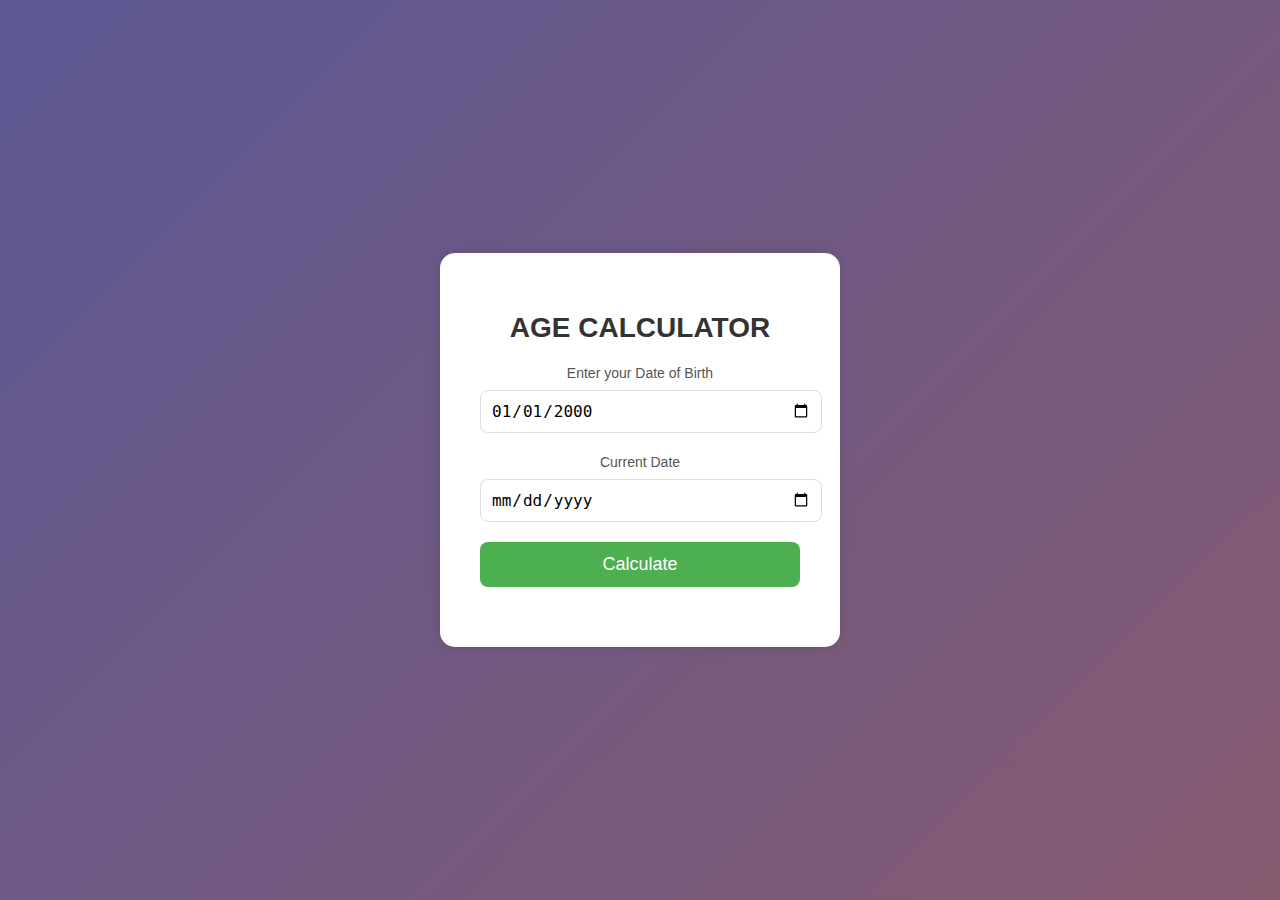
<file: Age Calculator/index.html>
<!DOCTYPE html>
<html lang="en">

<head>
    <meta charset="UTF-8">
    <meta name="viewport" content="width=device-width, initial-scale=1.0">
    <title>Age Calculator</title>
    <link rel="stylesheet" href="style.css">
</head>

<body>
    <div class="card">
        <header>
            <h1>AGE CALCULATOR</h1>
        </header>

        <div class="input-group">
            <label for="inputDob">Enter your Date of Birth</label><br>
            <input id="inputDob" type="date" value="2000-01-01">
        </div>

        <div class="input-group">
            <label for="cdate">Current Date</label><br>
            <input id="cdate" type="date">
        </div>

        <button type="button" onclick="getDOB()">Calculate</button>

        <div id="currentAge"></div>
    </div>

    <script src="script.js"></script>
</body>

</html>
</file>
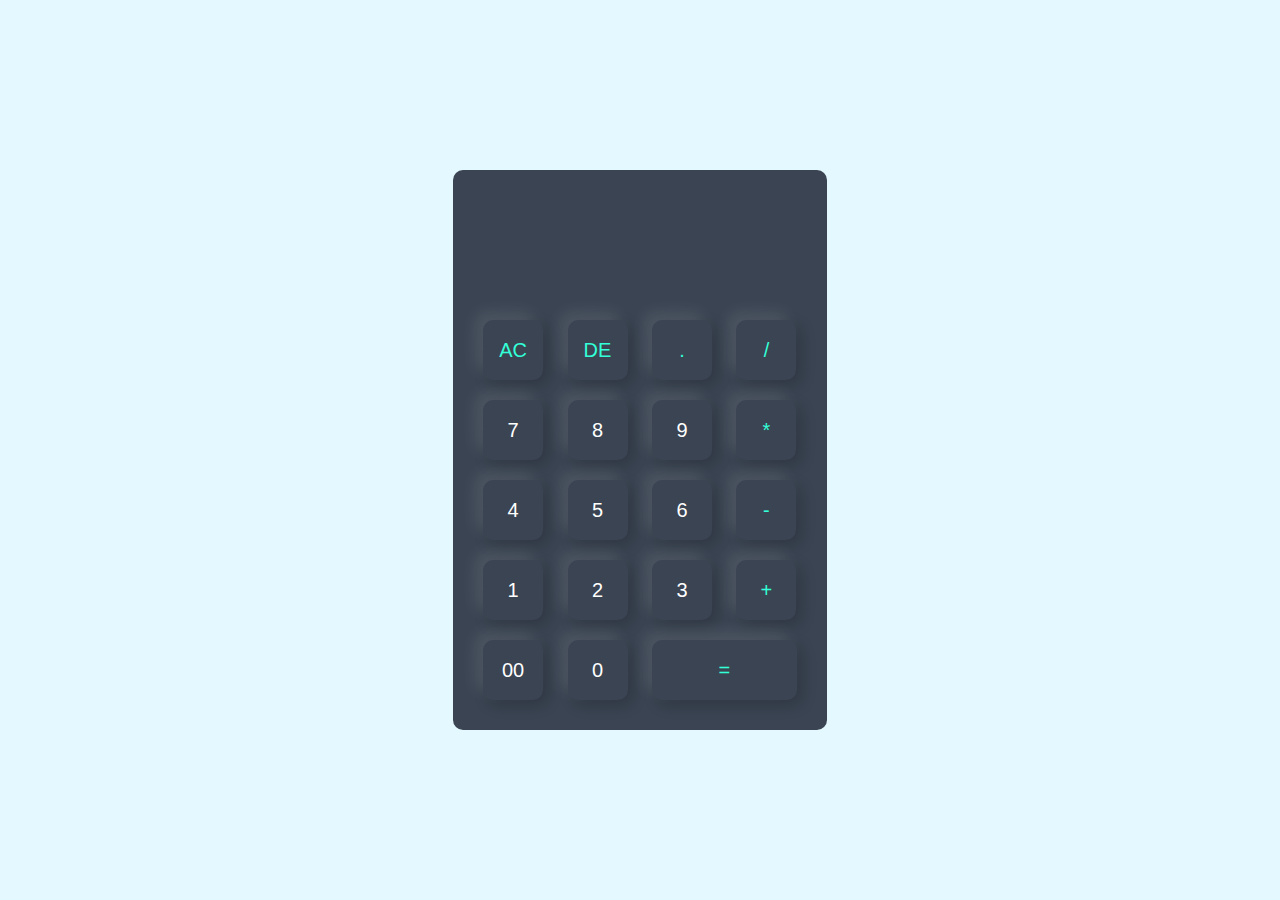
<file: calculator/index.html>
<!DOCTYPE html>
<html lang="en">
<head>
  <meta charset="UTF-8">
  <meta name="viewport" content="width=device-width, initial-scale=1.0">
  <title>calculator</title>
  <link rel="stylesheet" href="style.css">
</head>
<body>

  <div class="container">
    <div class="calculator">
      <form>
        <div class="display">
          <input type="text" name="display">
        </div>
        <div>
          <input type="button" value="AC" onclick="display.value = '' " class="operator">
          <input type="button" value="DE" onclick="display.value = display.value.toString().slice(0,-1)" class="operator">
          <input type="button" value="." onclick="display.value += '.' "  class="operator">
          <input type="button" value="/" onclick="display.value += '/' "  class="operator">
        </div>
        <div>
          <input type="button" value="7" onclick="display.value += '7' ">
          <input type="button" value="8" onclick="display.value += '8' ">
          <input type="button" value="9" onclick="display.value += '9' ">
          <input type="button" value="*" onclick="display.value += '*' " class="operator">
        </div>
        <div>
          <input type="button" value="4" onclick="display.value += '4' ">
          <input type="button" value="5" onclick="display.value += '5' ">
          <input type="button" value="6" onclick="display.value += '6' ">
          <input type="button" value="-" onclick="display.value += '-' " class="operator">
        </div>
        <div>
          <input type="button" value="1" onclick="display.value += '1' ">
          <input type="button" value="2" onclick="display.value += '2' ">
          <input type="button" value="3" onclick="display.value += '3' ">
          <input type="button" value="+" onclick="display.value += '+' " class="operator">
        </div>
        <div>
          <input type="button" value="00" onclick="display.value += '00' ">
          <input type="button" value="0" onclick="display.value += '0' ">
          <input type="button" value="=" onclick="display.value = eval(display.value)" class="equal operator">
        </div>
      </form>
    </div>
  </div>
  
</body>
</html>
</file>
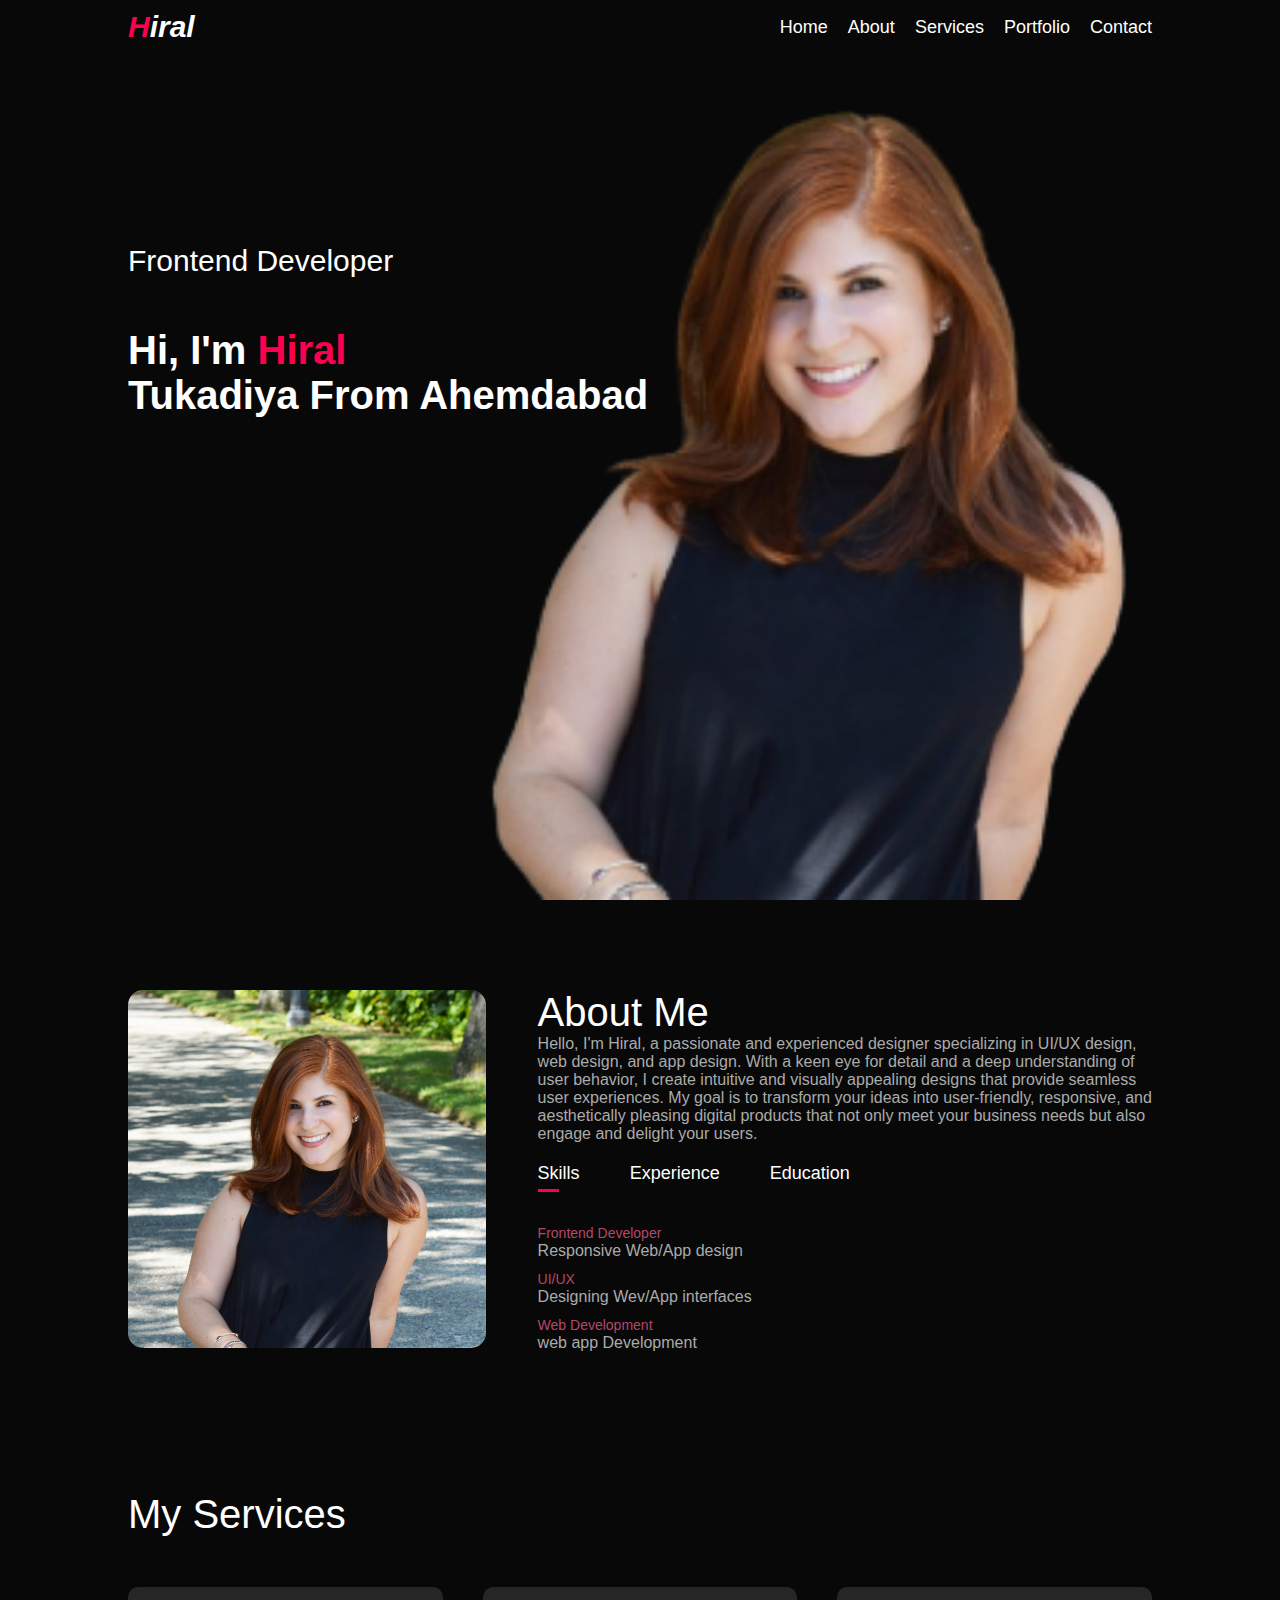
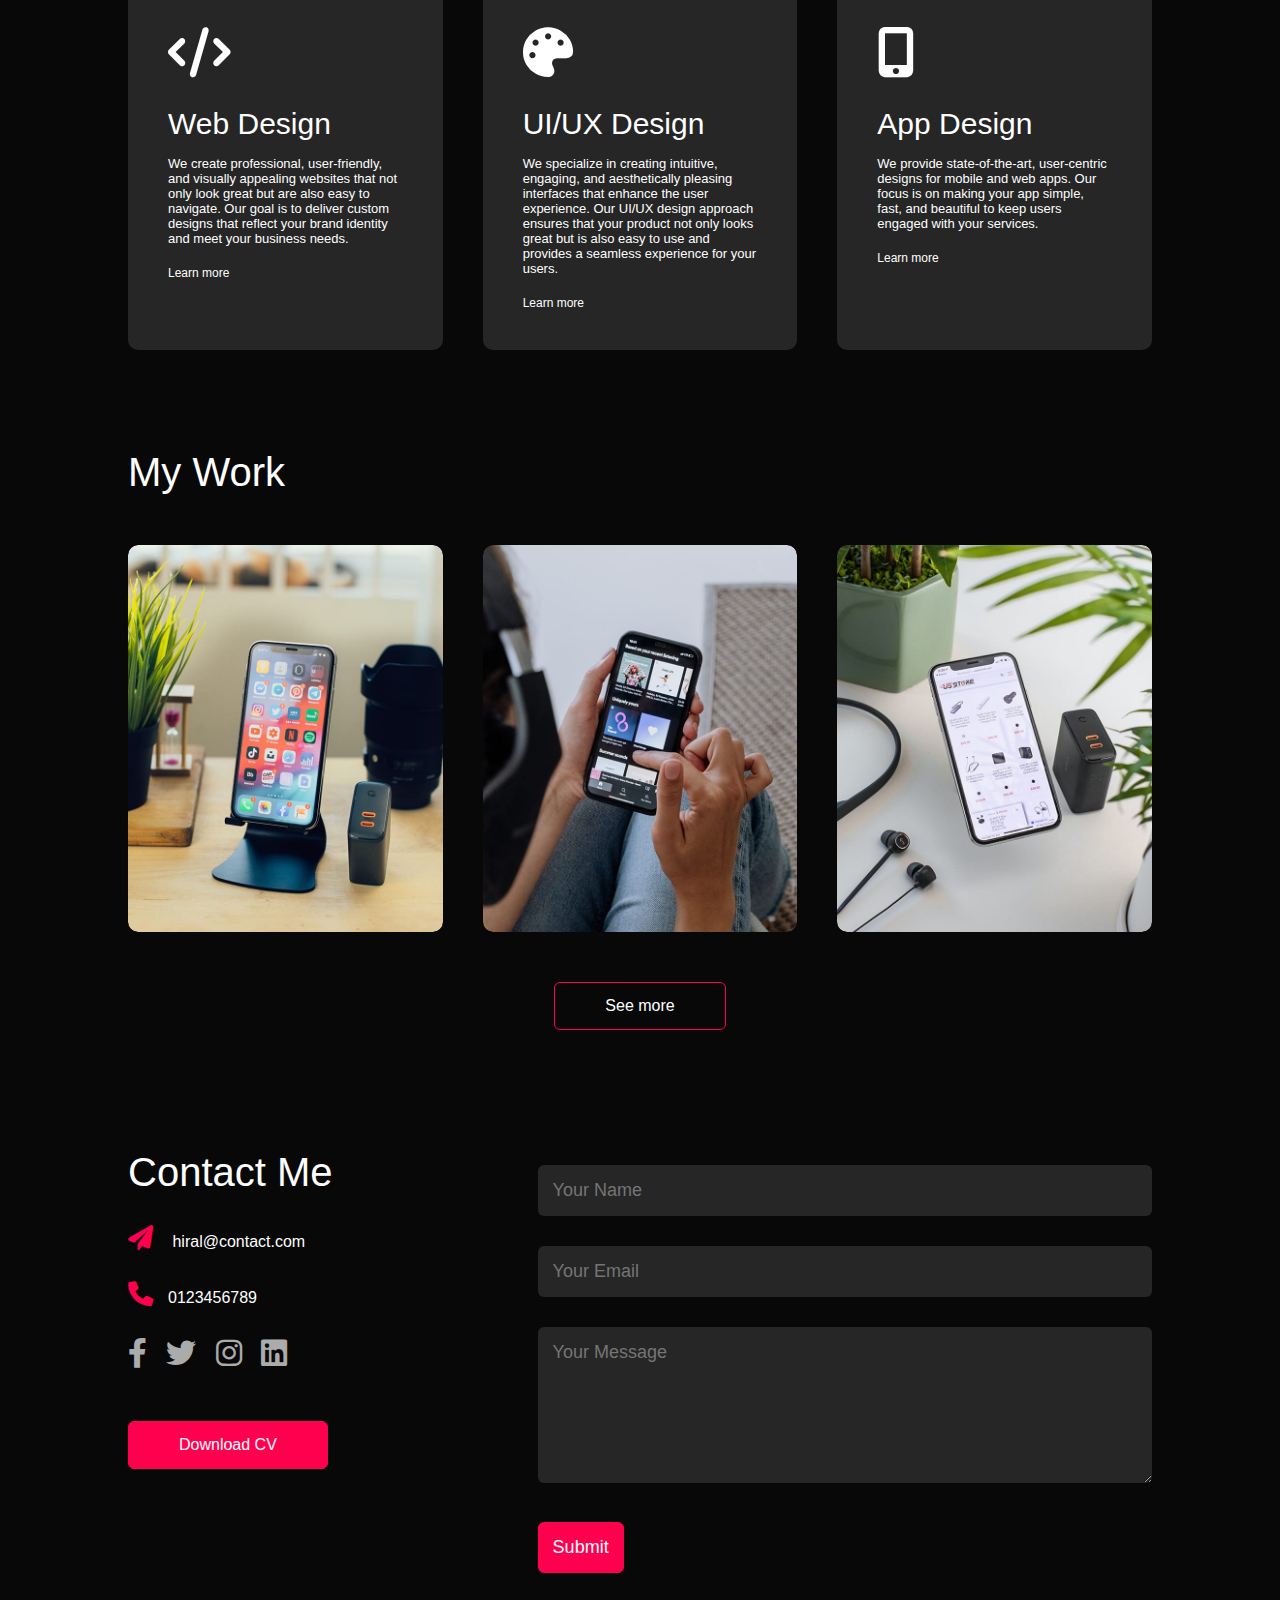
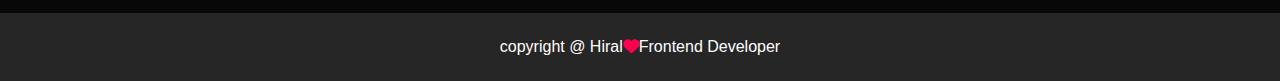
<file: HIRAL PORTFOLIO/index.html>
<!DOCTYPE html>
<html lang="en">
<head>
    <meta charset="UTF-8">
    <meta name="viewport" content="width=device-width, initial-scale=1.0">
    <title>Personal Portfolio Website</title>
    <link rel="stylesheet" href="style.css">
    <link href="https://cdnjs.cloudflare.com/ajax/libs/font-awesome/6.0.0-beta3/css/all.min.css" rel="stylesheet">
    <link href="https://cdnjs.cloudflare.com/ajax/libs/font-awesome/6.0.0-beta3/css/all.min.css" rel="stylesheet">


</head>
<body>
    <div id="header">
        <div class="container">
            <nav>
                <div class="logo">H<span>iral</span></div>
                <ul class="menu">
                    <li><a href="#header">Home</a></li>
                    <li><a href="#about">About</a></li>
                    <li><a href="#services">Services</a></li>
                    <li><a href="#portfolio">Portfolio</a></li>
                    <li><a href="#contact">Contact</a></li>
                    <i class="fas fa-times" onclick="closemenu()"></i> <!-- Close Icon -->
                </ul>
                <i class="fas fa-bars" onclick="openmenu()"></i> <!-- Menu Icon -->
            </nav>
            <div class="header-text">
                <p> Frontend Developer</p>
                <h1>Hi, I'm<span> Hiral</span> <br>Tukadiya From Ahemdabad</h1>

            </div>
        </div>
    </div>
    <div>
   <!----------------about----------------->     
        <div id="about">
            <div class="container">
                <div class="row">
                    <div class="about-col-1">
                        <img src="images/image.jpg2.jpg">
                    </div>
                    <div class="about-col-2">
                        <h1 class="sub-title">About Me</h1>
                        <p>Hello, I'm Hiral, a passionate and experienced designer specializing in UI/UX design, web design, and app design. With a keen eye for detail and a deep understanding of user behavior, I create intuitive and visually appealing designs that provide seamless user experiences. My goal is to transform your ideas into user-friendly, responsive, and aesthetically pleasing digital products that not only meet your business needs but also engage and delight your users.</p>

                        <div class="tab-titles">
                            <p class="tab-links active-link" onclick="opentab('skills')">Skills</p>
                            <p class="tab-links" onclick="opentab('experience')">Experience</p>
                            <p class="tab-links" onclick="opentab('education')">Education</p>
                        </div>

                        <div class="tab-contents active-tab" id="skills">
                            <ul>
                                <li><span>Frontend Developer</span><br>Responsive Web/App design</li>
                                <li><span>UI/UX</span><br>Designing Wev/App interfaces</li>
                                <li><span>Web Development</span><br>web app Development</li>
                            </ul>
                        </div>
                        <div class="tab-contents" id="experience">
                            <ul>
                                <li><span>2022 - Current</span><br>Frontend Developer at Inheritx Solutions Pvt Ltd</li>
                                <li><span>2021 - 2022</span><br>Frontend Executive at coin Digital Ltd.</li>
                                <li><span>2021 - 2021</span><br>Internship at ekart eCommerce.</li>
                            </ul>
                        </div>
                        <div class="tab-contents" id="education">
                            <ul>
                                <li><span>2025</span><br>MCA from Ahemdabad</li>
                                <li><span>2023</span><br>BCA from Porbandar</li>
                                <li><span>2020</span><br>12th from Porbandar</li>
                            </ul>
                        </div>
                    </div>
                </div>
            </div>
        </div>
    </div>
    <!-- -------------------services------------------ -->
     <div id="services">
        <div class="container">
            <h1 class="sub-title">My Services</h1>
            <div class="services-list">
                <div>
                    <i class="fas fa-code"></i>

                    <h2>Web Design</h2>
                    <p>We create professional, user-friendly, and visually appealing websites that not only look great but are also easy to navigate. Our goal is to deliver custom designs that reflect your brand identity and meet your business needs.</p>
                    <a href="#">Learn more</a>
                </div>
                <div>
                    <i class="fas fa-palette"></i>

                    <h2>UI/UX Design</h2>
                    <p>We specialize in creating intuitive, engaging, and aesthetically pleasing interfaces that enhance the user experience. Our UI/UX design approach ensures that your product not only looks great but is also easy to use and provides a seamless experience for your users.</p>
                    <a href="#">Learn more</a>
                </div>
                <div>
                    <i class="fas fa-mobile-alt"></i>

                    <h2>App Design</h2>
                    <p>We provide state-of-the-art, user-centric designs for mobile and web apps. Our focus is on making your app simple, fast, and beautiful to keep users engaged with your services.</p>
                    <a href="#">Learn more</a>
                </div>
            </div>

        </div>
     </div>
     <!---------------------portfolio------------------->
     <div id="portfolio">
        <div class="container">
            <h1 class="sub-title">My Work</h1>
            <div class="work-list">
                <div class="work">
                    <img src="images/image1.jpg">
                    <div class="layer">
                        <h3>Social Media App</h3>
                        <p>The app connectes you to the talented prople around the wold.Dowload it from play store.</p>
                        <a href="#"><i class="fas fa-link"></i> <!-- Link Icon -->
                        </a>
                    </div>
                </div>
                <div class="work">
                    <img src="images/image2.jpg">
                    <div class="layer">
                        <h3>Music App</h3>
                        <p>The app connectes you to the talented prople around the wold.Dowload it from play store.</p>
                        <a href="#"><i class="fas fa-link"></i> <!-- Link Icon -->
                        </a>
                    </div>
                </div>
                <div class="work">
                    <img src="images/image3.jpg">
                    <div class="layer">
                        <h3>Online Shopping App</h3>
                        <p>The app connectes you to the talented prople around the wold.Dowload it from play store.</p>
                        <a href="#"><i class="fas fa-link"></i> <!-- Link Icon -->
                        </a>
                    </div>
                </div>
            </div>
            <a href="#" class="btn">See more</a>
        </div>
     </div>
     <!--------------contact----------------->
     <div id="Contact">
        <div class="container">
            <div class="row">
                <div class="contact-left">
                    <h1 class="sub-title">Contact Me</h1>
                    <p><i class="fas fa-paper-plane"></i> hiral@contact.com</p>
                    <p><i class="fas fa-phone"></i>0123456789</p>
                    <div class="social-icons">
                        <a href=""><i class="fab fa-facebook-f"></i> <!-- Facebook Icon --></a>
                        <a href=""><i class="fab fa-twitter"></i> <!-- Twitter Icon --> </a>
                        <a href=""><i class="fab fa-instagram"></i> <!-- Instagram Icon --></a>
                        <a href=""><i class="fab fa-linkedin"></i> <!-- LinkedIn Icon --></a>
                    </div>
                    <a href="images/my-cv.pdf" Download class="btn btn2">Download CV</a>
                </div>
                <div class="contact-right">
                    <form name="submit-to-google-sheet">
                        <input type="text" name="Name" placeholder="Your Name" required>
                        <input type="email" name="Email" placeholder="Your Email" required>
                        <textarea name="Message" rows="6" placeholder="Your Message"></textarea>
                        <button type="submit" class="btn btn2">Submit</button>
                    </form>
                    <span id="msg"></span>
                </div>
            </div>
        </div>
        <div class="copyright">
            <p>copyright @ Hiral<i class="fas fa-heart"></i>Frontend Developer</p>
        </div>
     </div>

    <script src="script.js"></script>
</body>
</html>
</file>
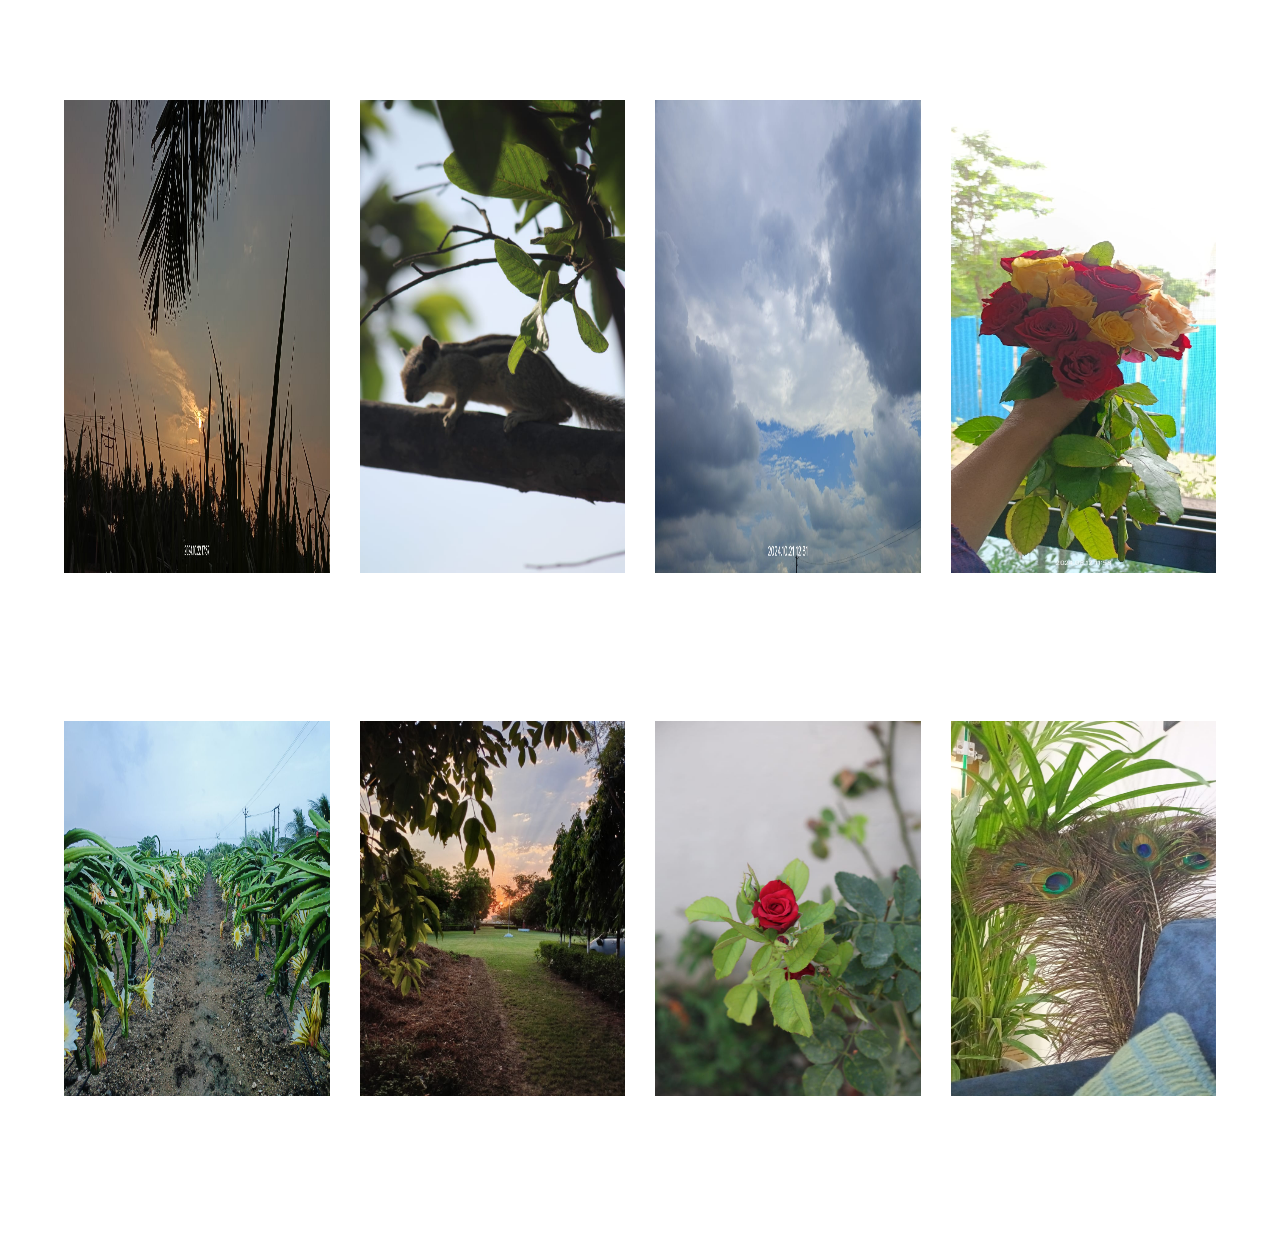
<file: image  collection/index.html>
<!DOCTYPE html>
<html lang="en">
<head>
    <meta charset="UTF-8">
    <meta name="viewport" content="width=device-width, initial-scale=1.0">
    <title>Image Gallery</title>
    <link rel="stylesheet" href="style.css">
</head>
<body>

    <div class="full-img" id="fullImgBox">
        <img src="image/image1.jpg" id="fullImg">
        <span onclick="closeFullImg()">X</span>

    </div>

    <div class="img-gallery">
        <img src="image/image9.jpg" onclick="openFullImg(this.src)">
        <img src="image/image10.jpg" onclick="openFullImg(this.src)">
        <img src="image/image11.jpg" onclick="openFullImg(this.src)">
        <img src="image/image12.jpg" onclick="openFullImg(this.src)">
        <img src="image/image13.jpg" onclick="openFullImg(this.src)">
        <img src="image/image14.jpg" onclick="openFullImg(this.src)">
        <img src="image/image15.jpg" onclick="openFullImg(this.src)">
        <img src="image/image16.jpg" onclick="openFullImg(this.src)">
    </div>

    <script>

        var fullImgBox = document.getElementById("fullImgBox");
        var fullImg = document.getElementById("fullImg");

        function openFullImg(pic){
            fullImgBox.style.display = "flex";
            fullImg.src= pic;
        }

        function closeFullImg(){
            fullImgBox.style.display = "none";
        }
    </script>
    
</body>
</html>
</file>
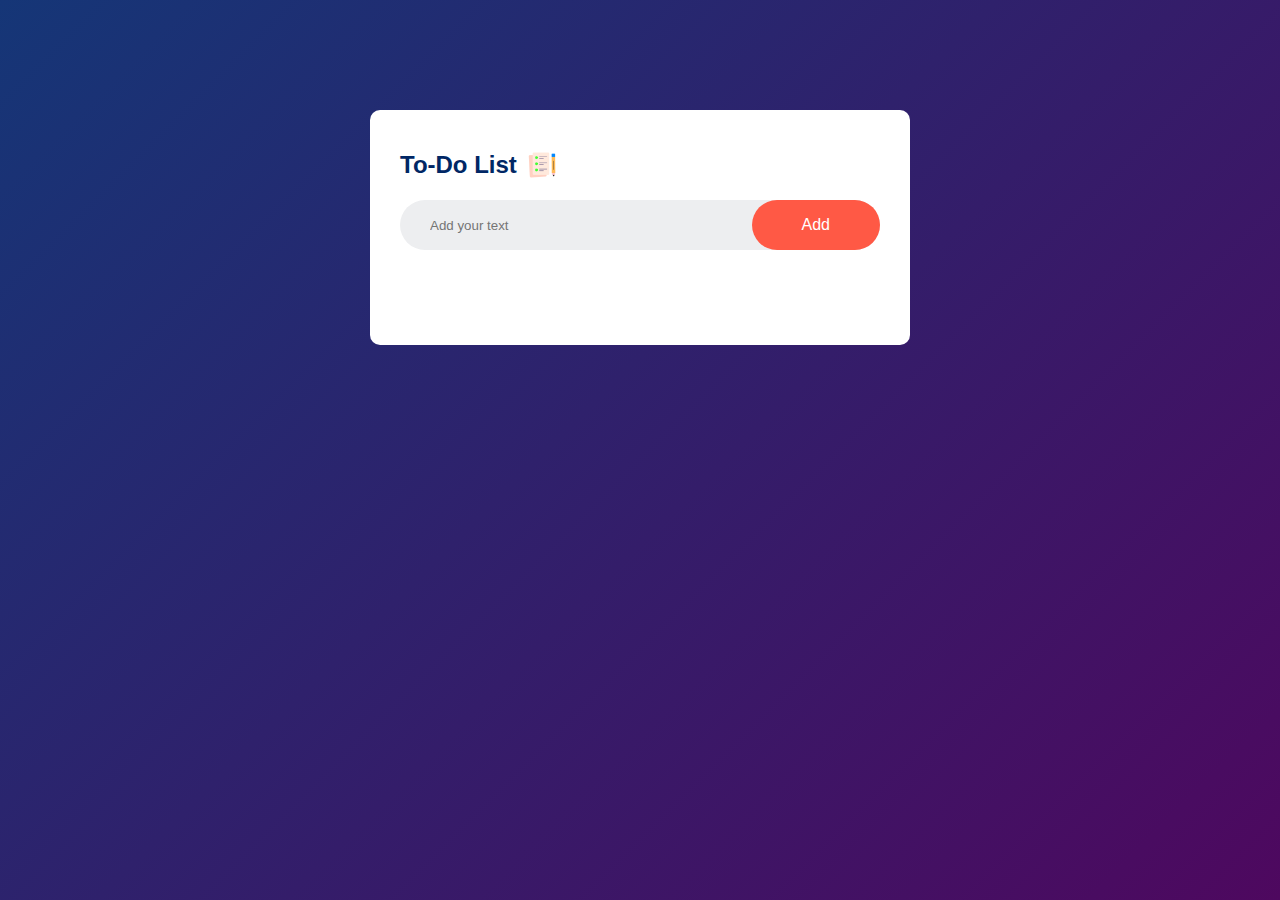
<file: TO-DO-LIST/index.html>
<!DOCTYPE html>
<html lang="en">
<head>
    <meta charset="UTF-8">
    <meta name="viewport" content="width=device-width, initial-scale=1.0">
    <title>To-Do List App</title>
    <link rel="stylesheet" href="style.css">
</head>
<body>
    <div class="container">
        <div class="todo-app">
            <h2>To-Do List <img src="images/icon.png" alt="icon"></h2>
            <div class="row">
                <input type="text" id="input-box" placeholder="Add your text">
                <button onclick="addTask()">Add</button>
            </div>
            <ul id="List-Container"></ul>
        </div>
    </div>
    <script src="script.js"></script> 
</body>
</html>
</file>
<file: Age Calculator/style.css>
/* General Body Styles */
body {
    font-family: 'Arial', sans-serif;
    background: linear-gradient(135deg, #5c5894, #865b70);
    margin: 0;
    padding: 0;
    display: flex;
    justify-content: center;
    align-items: center;
    height: 100vh;
}

/* Card Container */
.card {
    background-color: #fff;
    padding: 40px;
    border-radius: 15px;
    box-shadow: 0px 0px 15px rgba(0, 0, 0, 0.1);
    width: 320px;
    text-align: center;
}

/* Header Styles */
header h1 {
    font-size: 28px;
    color: #333;
    margin-bottom: 20px;
}

/* Input Group Styles */
.input-group {
    margin-bottom: 20px;
}

label {
    font-size: 14px;
    color: #555;
}

/* Input Fields */
input[type="date"] {
    width: 100%;
    padding: 10px;
    margin-top: 8px;
    border-radius: 8px;
    border: 1px solid #ddd;
    font-size: 16px;
}

/* Button Styles */
button {
    width: 100%;
    padding: 12px;
    background-color: #4CAF50;
    border: none;
    border-radius: 8px;
    font-size: 18px;
    color: white;
    cursor: pointer;
    transition: background-color 0.3s;
}

button:hover {
    background-color: #45a049;
}

/* Result Section */
#currentAge {
    margin-top: 20px;
    font-size: 18px;
    color: #333;
}
</file>
<file: calculator/style.css>
*{
  margin: 0;
  padding: 0;
  font-family: 'poppins', sans-serif;
  box-sizing: border-box;
}

.container{
  width: 100%;
  height: 100vh;
  background: #e3f9ff;
  display: flex;
  align-items: center;
  justify-content: center;
}

.calculator{
  background: #3a4452;
  padding: 20px;
  border-radius: 10px;
}

.calculator form input{
  border: 0;
  outline: 0;
  width: 60px;
  height: 60px;
  border-radius: 10px;
  box-shadow: -8px -8px 15px rgba(255, 255, 255, 0.1),5px 5px 15px rgba(0, 0, 0, 0.2);
  background: transparent;
  font-size: 20px;
  color: #fff;
  cursor: pointer;
  margin: 10px;
}

form .display{
  display: flex;
  justify-content: flex-end;
  margin: 20px 0;
}

form .display input{
  text-align: right;
  flex: 1;
  font-size: 45px;
  box-shadow: none;
}

form input.equal{
  width: 145px;
}

form input.operator{
  color: #33ffd8;
}
</file>
<file: image  collection/style.css>
*{
    margin: 0;
    padding: 0;
    font-family: sans-serif;
}

body{
    background: #fff;
}

.img-gallery{
    width: 90%;
    margin: 100px auto 70px;
    display: grid;
    grid-template-columns: repeat(auto-fit,minmax(250px,1fr));
    grid-gap: 30px;
}

.img-gallery img{
    width: 100%;
    height: 80%;
    cursor: pointer;
}

.img-gallery img:hover{
    transform: scale(0.8) rotate(-15deg);
    border-radius: 20px;
    box-shadow: 0 32px 75px rgba(68,77,136,0.2);

}

.full-img{
    width: 100%;
    height: 100vh;
    background: rgba(0,0,0,0.9);
    position: fixed;
    top: 0;
    left: 0;
    display: none;
    align-items: center;
    justify-content: center;
    z-index: 100;
}

.full-img img{
    width: 90%;
    max-width: 500px;
}

.full-img span{
    position: absolute;
    top: 5%;
    right: 5%;
    font-size: 30px;
    color: #fff;
    cursor: pointer;
}
</file>
<file: TO-DO-LIST/style.css>
*{
    margin: 0;
    padding: 0;
    font-family: 'Poppins', sans-serif;
    box-sizing: border-box;
}
.container{
    width: 100%;
    min-height: 100vh;
    background: linear-gradient(135deg,#153677, #4e085f);
    padding: 10px;
}
.todo-app{
    width: 100%;
    max-width: 540px;
    background: #fff;
    margin: 100px auto 20px;
    padding: 40px 30px 70px;
    border-radius: 10px;
}
.todo-app h2{
    color: #002765;
    display: flex;
    align-items: center;
    margin-bottom: 20px;
}
.todo-app h2 img{
    width: 30px;
    margin-left: 10px;
}
.row{
    display: flex;
    align-items: center;
    justify-content: space-between;
    background: #edeef0;
    border-radius: 30px;
    padding-left: 20px;
    margin-bottom: 25px;
}
input{
    flex: 1;
    border: none;
    outline: none;
    background: transparent;
    padding: 10px;
}
button{
    border: none;
    outline: none;
    padding: 16px 50px;
    background: #ff5945;
    color:#fff;
    font-size: 16px;
    cursor: pointer;
    border-radius: 40px;
}
ul li{
    list-style: none;
    font-size: 17px;
    padding: 12px 18px 12px 50px;
    user-select: none;
    cursor: pointer;
    position: relative;
}
ul li::before{
    content: '';
    position: absolute;
    height: 28px;
    width: 28px;
    border-radius: 50%;
    background-image: url(images/unchecked.png);
    background-size: cover;
    background-position: center;
    top: 12px;
    left: 8px;
}
ul li.checked{
    color: #555;
    text-decoration: line-through;
}
ul li.checked::before{
    background-image: url(images/checked.png);
}
ul li span{
    position: absolute;
    top: 5px;
    width: 40px;
    height: 40px;
    font-size: 22px;
    color: #00aaff;
    line-height: 40px;
    text-align: center;
    border-radius: 50%;
}
ul li span.edit-btn{
    right: 80px;
    color: #00aaff;
}
ul li span:hover{
    background: #edeef0;
}
ul li span.delete-btn{
    right: 0;
}
</file>
<file: HIRAL PORTFOLIO/style.css>
/* Reset and Base Styles */
* {
    margin: 0;
    padding: 0;
    font-family: 'Poppins', sans-serif;
    box-sizing: border-box;
}
html{
    scroll-behavior: smooth;
}

body {
    background: #080808;
    color: #fff;
}

#header {
    width: 100%;
    height: 100vh;
    background-image: url(images/images.png);
    background-size: contain;
    background-position: right 10px center;
    background-repeat: no-repeat;
}

.logo {
    font-size: 30px;
    font-weight: bold;
    color: #ff004f;
    font-style: oblique;
}

.logo span{
    color: #fff;
}

.container {
    padding: 10px 10%;
}

nav {
    display: flex;
    align-items: center;
    justify-content: space-between; /* Logo left, menu items right */
}

.menu {
    display: flex;
    list-style: none;
}

.menu li {
    margin-left: 20px; /* Space between menu items */
    position: relative; /* Required for pseudo-element positioning */
}

.menu li a {
    color: #fff;
    text-decoration: none;
    font-size: 18px;
    transition: color 0.3s;
    position: relative; /* For the pseudo-element */
}

.menu li a:hover {
    color: #ffb5b5; /* Add hover effect */
}

.menu li a::after {
    content: ''; /* Create the underline effect */
    width: 0; /* Initially hidden */
    height: 3px; /* Thickness of underline */
    background: #ff004f; /* Underline color */
    position: absolute;
    left: 0;
    bottom: -6px; /* Adjust distance below the text */
    transition: width 0.5s ease; /* Smooth animation for width */
}

.menu li a:hover::after {
    width: 100%; /* Expand underline to full width on hover */
}

.header-text{
    margin-top: 20px;
    font-size: 30px;

}

.header-text h1{
    font-size: 40px;
    margin-top: 50px;
}
 
.header-text p{
    font-size: 30px;
    margin-top: 200px; 
    margin-bottom: 10px;
}

.header-text h1 span{
    color: #ff004f;
}
/*=======about=====*/
#about{
    padding: 80px 0;
    color: #ababab;
}

.row{
    display: flex;
    justify-content: space-between;
    flex-wrap: wrap;
}

.about-col-1{
    flex-basis: 35%;
}

.about-col-1 img{
    width: 100%;
    border-radius: 15px;
}

.about-col-2{
    flex-basis: 60%;
}

.sub-title{
    font-size: 40px;
    font-weight: 500;
    color: #fff;
}

.tab-titles{
    font-size: 40px;
    font-weight: 500;
    color: #fff;

}

.tab-titles{
    display: flex;
    margin: 20px 0 40px;
}

.tab-links{
    margin-right: 50px;
    font-size: 18px;
    font-weight: 500;
    cursor: pointer;
    position: relative;
}

.tab-links::after{
    content: '';
    width: 0;
    height: 3px;
    background: #ff004f;
    position: absolute;
    left: 0;
    bottom: -8px;
    transition: 0.5s;
}

.tab-links.active-link::after{
    width: 50%;
}

.tab-contents ul li{
    list-style: none;
    margin: 10px 0;
}

.tab-contents ul li span{
    color: #b54769;
    font-size: 14px;
}

.tab-contents{
    display: none;
}

.tab-contents.active-tab{
    display: block;
}

/*----------------services-------------*/
#services{
    padding: 30px 0;
}

.services-list{
    display: grid;
    grid-template-columns: repeat(auto-fit,minmax(250px,1fr));
    grid-gap: 40px;
    margin-top: 50px;
}

.services-list div{
    background: #262626;
    padding: 40px;
    font-size: 13px;
    font-weight: 300;
    border-radius: 10px;
    transition: background 0.5s; 
    transition: transform 0.5s;
}

.services-list div i{
    font-size: 50px;
    margin-bottom: 30px;
}

.services-list div  h2{
    font-size: 30px;
    font-weight: 500;
    margin-bottom: 15px;
}

.services-list div a{
    text-decoration: none;
    color: #fff;
    font-size: 12px;
    margin-top: 20px;
    display: inline-block;
}

.services-list div:hover{
    background: #ff004f;
    transform: translateY(-10px);
}

/*----------------portfolio------------*/

#portfolio{
    padding: 50px 0;
}

.work-list{
    display: grid;
    grid-template-columns: repeat(auto-fit,minmax(250px,1fr));
    grid-gap: 40px;
    margin-top: 50px;
}

.work{
    border-radius: 10px;
    position: relative;
    overflow: hidden;
}

.work img{
    width: 100%;
    border-radius: 10px;
    display: block;
    transition: transfrom 0.5s;
}

.layer{
    width: 100%;
    height: 0;
    background: linear-gradient(rgba(0,0,0,0.6),#ff004f);
    border-radius: 10px;
    position: absolute;
    left: 0;
    bottom: 0;
    overflow: hidden;
    display: flex;
    align-items: center;
    justify-content: center;
    flex-direction: column;
    padding: 0 40px;
    text-align: center;
    font-size: 14px;
    transition: height 0.5s;
}

.layer h3{
    font-weight: 500;
    margin-bottom: 20px;
}

.layer a{
    margin-top: 20px;
    color: #ff004f;
    text-decoration: none;
    font-size: 18px;
    line-height: 60px;
    background: #fff;
    width: 60px;
    height: 60px;
    border-radius: 50%;
    text-align: center;
}

.work:hover img{
    transform: scale(1.1);
}

.work:hover .layer{
    height: 100%;
}

.btn{
    display: block;
    margin: 50px auto;
    width: fit-content;
    border: 1px solid #ff004f;
    padding: 14px 50px;
    border-radius: 6px;
    text-decoration: none;
    color: #fff;
    transition: background 0.5s;
}

.btn:hover{
    background: #ff004f;
}

/*--------------------contact-----------------*/

.contact-left{
    flex-basis: 35%;
}

.contact-right{
    flex-basis: 60%;
}

.contact-left p{
    margin-top: 30px;
}

.contact-left p i{
    color: #ff004f;
    margin-right: 15px;
    font-size: 25px;
}

.social-icons a{
    text-decoration: none;
    font-size: 30px;
    margin-right: 15px;
    color: #ababab;
    display: inline-block;
    transition: transfrom 0.5s;
    margin-top: 30px;
}

.social-icons a:hover{
    color: #ff004f;
    transform: translateY(-5px);
}

.btn.btn2{
    display: inline-block;
    background: #ff004f;
}

.contact-right form{
    width: 100%;
}

form input, form textarea{
    width: 100%;
    border: 0;
    outline: none;
    background: #262626;
    padding: 15px;
    margin: 15px 0;
    color: #fff;
    font-size: 18px;
    border-radius: 6px;
}

form .btn2{
    padding: 14px;
    font-size: 18px;
    margin-top: 20px;
    cursor: pointer;
}

.copyright{
    width: 100%;
    text-align: center;
    padding: 25px 0;
    background: #262626;
    font-weight: 300;
    margin-top: 20px;
}

.copyright i{
    color: #ff004f;
}

/*------------css for small screens-------------*/

nav .fas{
    display: none;
}
@media only screen and (max-width: 600px){
    #header{
        background-image: url(images/images.png);
    } 
    .header-text{
        margin-top: 100%;
        font-size: 16px;
    }
    .header-text h1{
        font-size: 30px;
    }
    nav .fas{
        display: block;
        font-size: 25px;
    }
    nav ul{
        background: #ff004f;
        position: fixed;
        top: 0;
        right: -200px;
        width: 200px;
        height: 100vh;
        padding-top: 50px;
        z-index: 2;
        transition: right 0.5s;
    }
    nav ul li{
        display: block;
        margin: 25px;
    }
    nav ul .fas{
        position: absolute;
        top: 25px;
        left: 25px;
        cursor: pointer;
    }

    .sub-title{
        font-size: 40px;
    }
    .about-col-1 .about-col-2{
        flex-basis: 100%;
    }
    .about-col-1{
        margin-bottom: 30px;
    }
    .about-col-2{
        font-size: 14px;
    }
    .tab-links{
        font-size: 16px;
        margin-right: 20px;
    }
    .contact-left, .contact-right{
        flex-basis: 100%;
    }
    .copyright{
        font-size: 14px;
    }
}
#msg{
    color: #61b752;
    margin-top: -40px;
    display: block;
}
</file>
